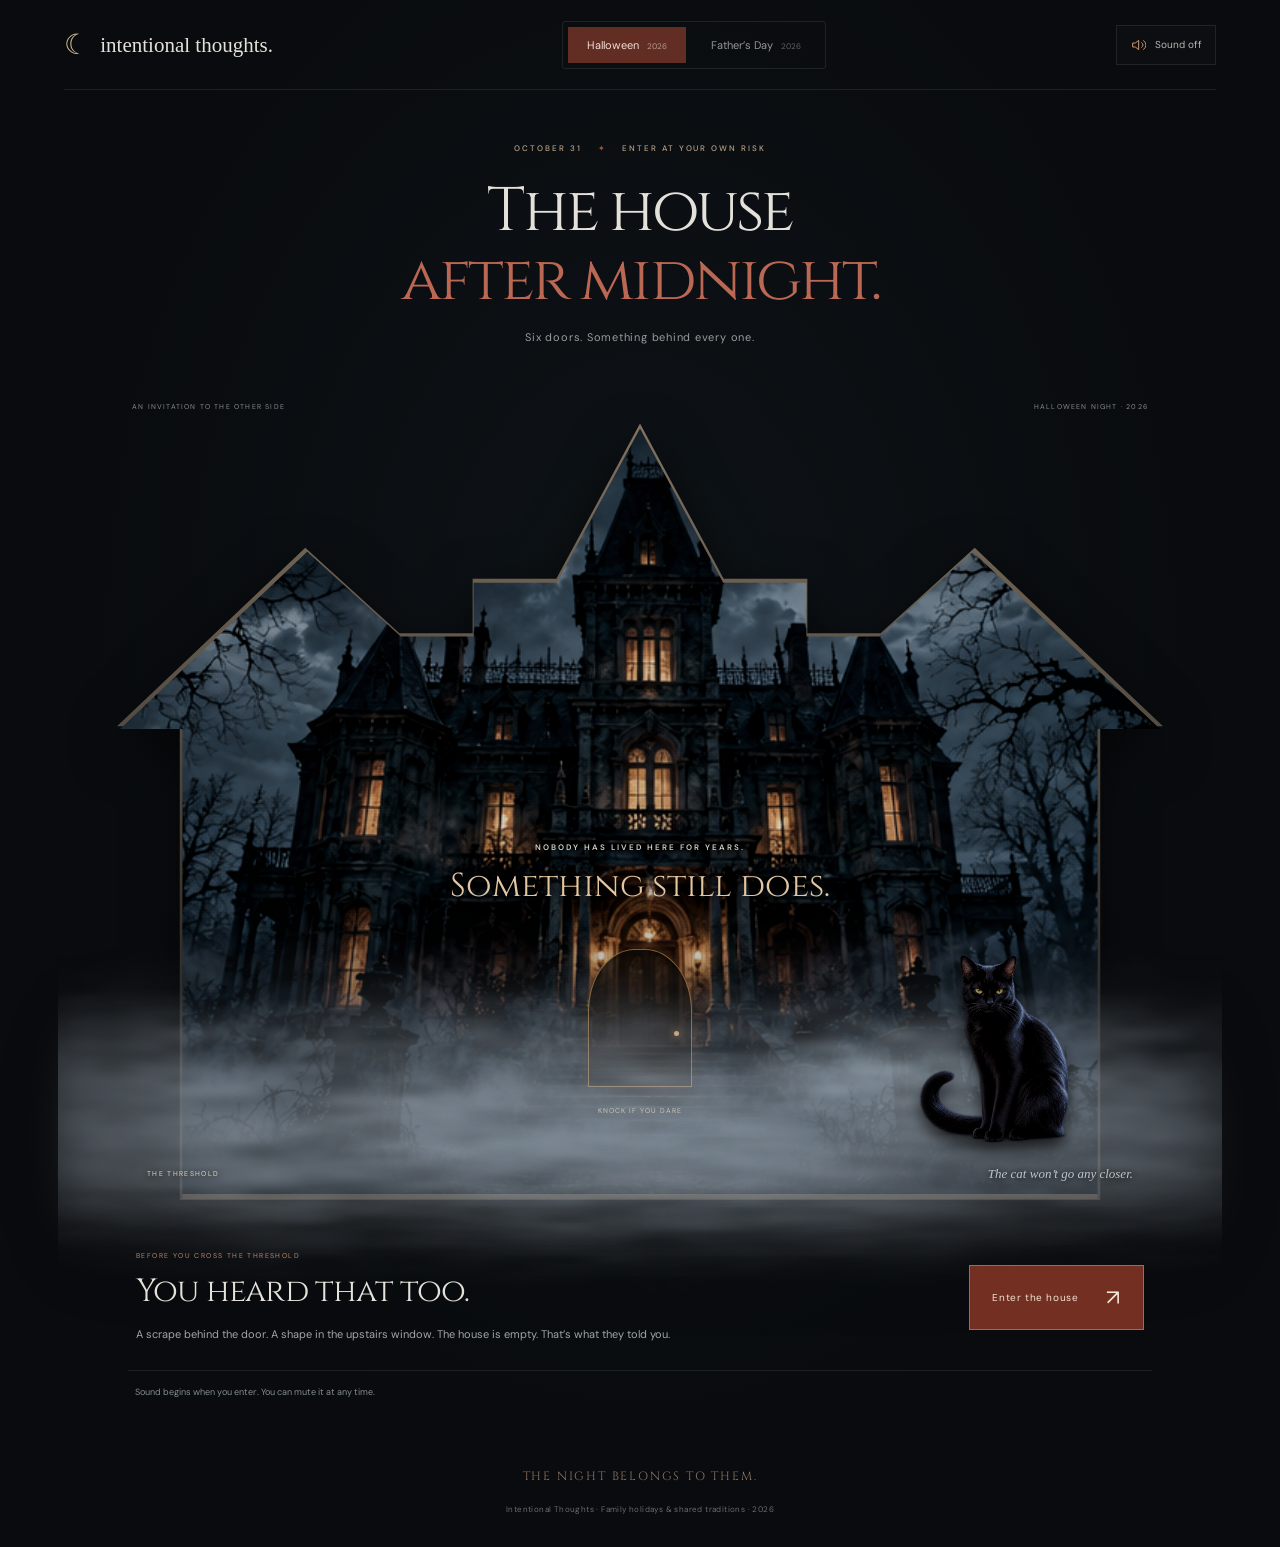
<file: index.html>
<!doctype html>
<html lang="en">
<head>
  <meta charset="utf-8">
  <meta name="viewport" content="width=device-width,initial-scale=1">
  <meta name="theme-color" content="#090b0e">
  <meta name="description" content="Enter a haunted Halloween pop-up book. Witches, restless bones, ghosts, werewolves, and something waiting in the fog.">
  <title>The House After Midnight · Halloween</title>
  <link rel="icon" href="data:image/svg+xml,%3Csvg xmlns='http://www.w3.org/2000/svg' viewBox='0 0 80 80'%3E%3Crect width='80' height='80' fill='%23090b0e'/%3E%3Cpath d='m9 38 31-28 31 28v32H9Z' fill='%23a5513a'/%3E%3Cpath d='M34 48h12v22H34' fill='%23090b0e'/%3E%3C/svg%3E">
  <link rel="preconnect" href="https://fonts.googleapis.com"><link rel="preconnect" href="https://fonts.gstatic.com" crossorigin>
  <link href="https://fonts.googleapis.com/css2?family=Cinzel:wght@400;500;600;700&family=Creepster&family=DM+Sans:wght@400;500;600&display=swap" rel="stylesheet">
  <link rel="preload" as="image" href="assets/halloween/scenes-a.png">
  <link rel="stylesheet" href="halloween.css"><script src="halloween.js" defer></script>
</head>
<body>
  <header class="site-header">
    <a class="brand" href="#halloween"><span aria-hidden="true">☾</span> intentional thoughts.</a>
    <nav aria-label="Holiday cards" class="occasion-tabs"><a class="occasion active" href="#halloween" aria-current="page">Halloween <small>2026</small></a><a class="occasion" href="#fathers-day">Father’s Day <small>2026</small></a></nav>
    <button class="sound-button" type="button" aria-pressed="false" aria-label="Turn on horror sounds"><svg viewBox="0 0 24 24" aria-hidden="true"><path d="M4 9h4l5-4v14l-5-4H4Zm13-1q5 4 0 8M20 5q8 7 0 14"/></svg><span class="sound-label">Sound off</span></button>
  </header>
  <main id="halloween-view">
    <section class="intro"><p class="eyebrow">OCTOBER 31 <span>✦</span> ENTER AT YOUR OWN RISK</p><h1>The house<br><em>after midnight.</em></h1><p class="intro-copy">Six doors. Something behind every one.</p></section>
    <section class="experience" aria-label="Haunted Halloween pop-up book">
      <div class="book-meta"><span class="meta-left">AN INVITATION TO THE OTHER SIDE</span><span>HALLOWEEN NIGHT · 2026</span></div>
      <div class="book mode-cover" id="haunted-book" data-page="cover">
        <div class="house-shadow" aria-hidden="true"></div>
        <div class="scene-frame">
          <div id="scene" class="scene"></div>
          <div class="scene-vignette" aria-hidden="true"></div>
          <div class="book-crease" aria-hidden="true"></div>
          <div class="light-flicker" aria-hidden="true"></div>
          <div class="cover-copy"><p>NOBODY HAS LIVED HERE FOR YEARS.</p><span>Something still does.</span></div>
          <button class="door-control" id="door-control" type="button" aria-label="Open the haunted house door"><span class="door-knob" aria-hidden="true"></span><span class="door-label">KNOCK IF YOU DARE</span></button>
          <button class="object-hotspot" id="object-hotspot" type="button" hidden><span class="object-mark" aria-hidden="true">+</span><span class="object-label"></span></button>
          <div class="secret-reveal" id="secret-reveal" aria-hidden="true"></div>
          <div class="final-greeting" hidden><span>Happy</span><strong>Halloween</strong><p>DON’T LET THE DARK FOLLOW YOU HOME.</p></div>
          <div class="paper-turn" aria-hidden="true"></div>
        </div>
        <canvas id="fog-canvas" aria-hidden="true"></canvas>
        <div class="fog-fallback" aria-hidden="true"></div>
        <button type="button" class="cat-control" aria-label="Watch the black cat"><img src="assets/halloween/black-cat.png" alt="A realistic black cat watching you with yellow-green eyes" width="1024" height="1536"><span class="cat-caption">It sees what you don’t.</span></button>
        <div class="scene-caption"><span class="room-number">THE THRESHOLD</span><span class="scene-instruction">The cat won’t go any closer.</span></div>
      </div>
      <div class="story-panel">
        <div class="story-copy"><p class="chapter-label" id="chapter-label">BEFORE YOU CROSS THE THRESHOLD</p><h2 id="chapter-title">You heard that too.</h2><p id="chapter-copy">A scrape behind the door. A shape in the upstairs window. The house is empty. That’s what they told you.</p></div>
        <button type="button" class="enter-button" id="enter-button">Enter the house <span aria-hidden="true">↗</span></button>
        <div class="book-navigation" hidden><button id="previous" class="nav-arrow" type="button" aria-label="Previous page">←</button><div class="page-dots" aria-label="Book chapters"></div><button id="next" class="nav-arrow" type="button" aria-label="Next page">→</button></div>
      </div>
      <div class="under-book"><p class="discovery-hint">Touch the marked objects. Some things are better left alone.</p><button type="button" class="restart" hidden>Leave the house ↗</button></div>
    </section>
    <footer><p>THE NIGHT BELONGS TO THEM.</p><span>Intentional Thoughts · Family holidays & shared traditions · 2026</span></footer>
  </main>
  <main id="fathers-day-view" hidden><div class="archive-heading"><p class="eyebrow">FROM THE FAMILY ARCHIVE</p><h1>Father’s Day, 2026</h1><p>The original card, preserved.</p><a href="fathers-day.html" target="_blank" rel="noopener">Open the original card in its own tab ↗</a></div><iframe id="fathers-day-frame" data-src="fathers-day.html" title="Preserved original Father’s Day card" allow="autoplay; encrypted-media; fullscreen"></iframe></main>
  <div id="discovery-toast" class="discovery-toast" role="status"></div><p id="page-announcement" class="sr-only" aria-live="polite"></p>
  <noscript><p class="no-script">Enable JavaScript to enter the house. <a href="fathers-day.html">Open the preserved Father’s Day card.</a></p></noscript>
</body>
</html>
</file>
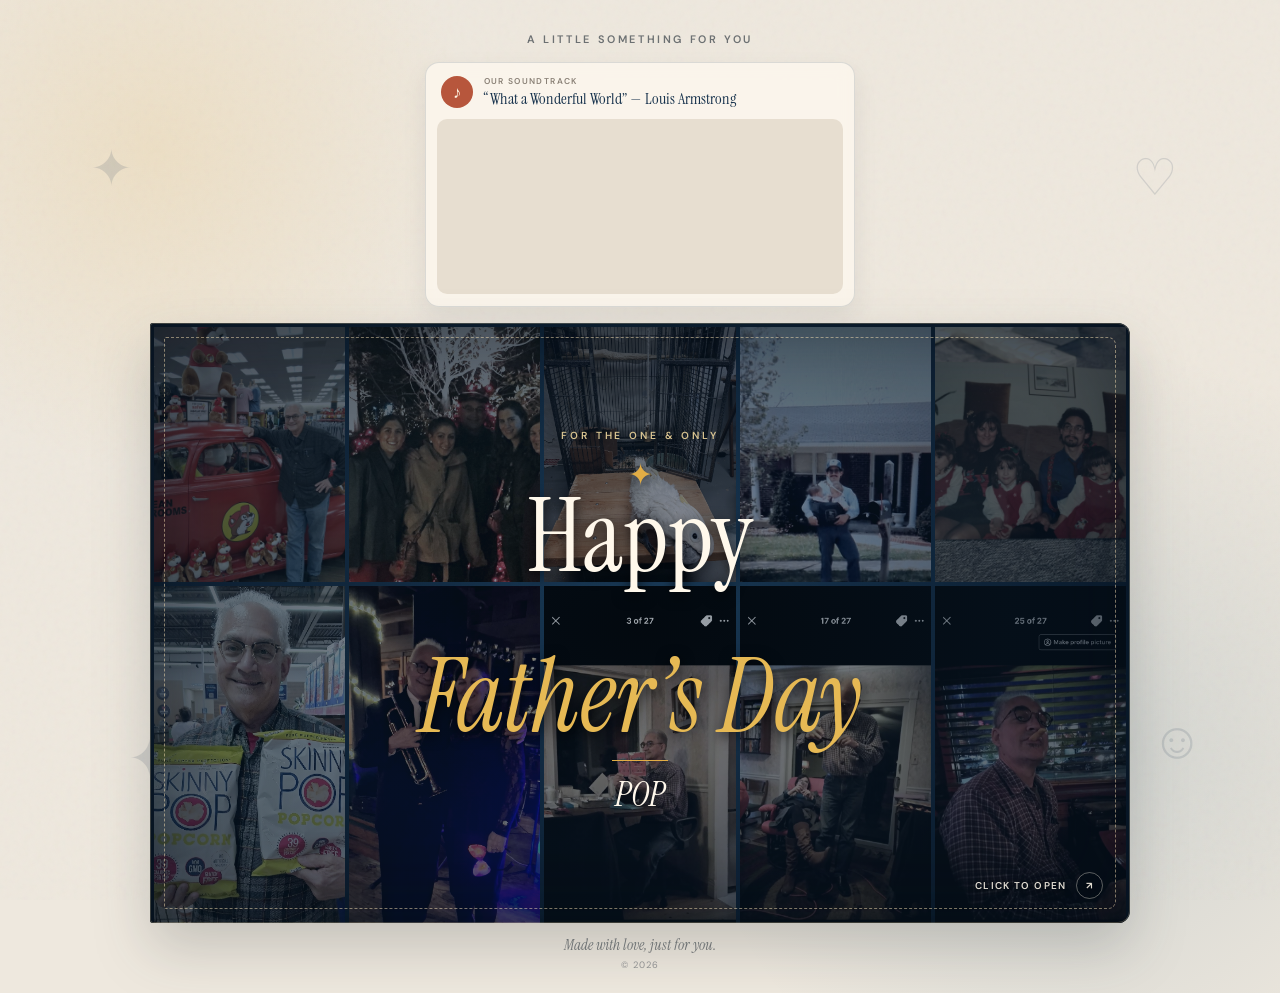
<file: fathers-day.html>
<!DOCTYPE html>
<html lang="en">
<head>
    <meta charset="UTF-8">
    <meta name="viewport" content="width=device-width, initial-scale=1.0">
    <meta name="theme-color" content="#f1e9dc">
    <title>Happy Father’s Day, Pop</title>
    <meta name="description" content="A little Father’s Day card made with a lot of love.">
    <link rel="icon" type="image/svg+xml" href="data:image/svg+xml,<svg xmlns='http://www.w3.org/2000/svg' viewBox='0 0 100 100'><text y='.9em' font-size='90'>🎺</text></svg>">
    <link rel="preconnect" href="https://fonts.googleapis.com">
    <link rel="preconnect" href="https://fonts.gstatic.com" crossorigin>
    <link href="https://fonts.googleapis.com/css2?family=DM+Sans:wght@400;500;600&family=Instrument+Serif:ital@0;1&display=swap" rel="stylesheet">
    <link rel="stylesheet" href="styles.css">
</head>
<body>
    <main class="page-shell">
        <div class="floating-doodles" aria-hidden="true"><span>✦</span><span>♡</span><span>✦</span><span>☺</span></div>
        <p class="eyebrow">A little something for you</p>
        <section class="song-card is-playing" aria-label="Card soundtrack">
            <div class="song-label"><span aria-hidden="true">♪</span><p><small>Our soundtrack</small>“What a Wonderful World” — Louis Armstrong</p></div>
            <iframe class="song-player"
                src="https://embed.music.apple.com/us/song/what-a-wonderful-world/1507257533"
                data-src="https://embed.music.apple.com/us/song/what-a-wonderful-world/1507257533"
                width="100%"
                height="175"
                frameborder="0"
                allowfullscreen=""
                allow="autoplay *; encrypted-media *; fullscreen *; clipboard-write"
                title="What a Wonderful World by Louis Armstrong">
            </iframe>
        </section>

        <section class="card-stage" aria-label="Father’s Day card">
            <div class="card" id="card">
                <div class="popcorn-burst" aria-hidden="true"></div>
                <div class="card-inside">
                    <section class="book-page page-popcorn is-current" data-page="0" aria-label="Page one">
                        <div class="page-illustration popcorn-scene" aria-hidden="true">
                            <span class="popcorn-piece piece-one"></span>
                            <span class="popcorn-piece piece-two"></span>
                            <span class="popcorn-piece piece-three"></span>
                            <span class="popcorn-piece piece-four"></span>
                            <div class="popcorn-tub">
                                <span class="tub-stripe"></span><span class="tub-stripe"></span><span class="tub-stripe"></span>
                                <i class="face-eye eye-left"></i><i class="face-eye eye-right"></i><i class="face-smile"></i>
                            </div>
                            <span class="cartoon-arm arm-left"></span><span class="cartoon-arm arm-right"></span>
                            <span class="cartoon-leg leg-left"></span><span class="cartoon-leg leg-right"></span>
                        </div>
                        <div class="page-copy">
                            <p class="page-number">01</p>
                            <p class="chapter"></p>
                            <h2>You are the<br><em>best Pop.</em></h2>
                            <p>Seriously. No one else even comes close.</p>
                            <button class="page-next" type="button" data-next="1">Turn the page <span aria-hidden="true">→</span></button>
                        </div>
                    </section>

                    <section class="book-page page-classic" data-page="2" aria-label="Page three" hidden>
                        <div class="page-copy classic-copy">
                            <p class="page-number">03</p>
                            <p class="chapter"></p>
                            <h2>Because you are<br><em>a classic.</em></h2>
                            <p>Timeless, one of a kind, and somehow getting better with every mile.</p>
                            <div class="page-actions">
                                <button class="page-back" type="button" data-back="1"><span aria-hidden="true">←</span> Back</button>
                                <button class="page-next" type="button" data-next="3">Keep going <span aria-hidden="true">→</span></button>
                            </div>
                        </div>
                        <div class="page-illustration car-scene" aria-hidden="true">
                            <svg viewBox="0 0 520 300" role="img">
                                <ellipse class="car-shadow" cx="267" cy="254" rx="224" ry="19"/>
                                <path class="car-main-body" d="M55 187c5-31 23-54 53-67 26-11 69-17 130-18h172c35 0 58 12 70 35l13 50-25 43H73c-19-10-25-24-18-43Z"/>
                                <path class="car-cabin" d="M132 113 174 58c9-12 21-18 36-18h82c17 0 30 7 39 21l28 42-227 10Z"/>
                                <path class="car-roof" d="M164 61c11-18 26-27 47-28h82c21 0 38 10 50 31"/>
                                <path class="car-window" d="m158 99 31-40c5-6 11-9 19-9h30v52l-80-3Zm94 3V50h35c13 0 23 5 30 16l23 35-88 1Z"/>
                                <path class="long-hood" d="M343 103h113l22 23-141 8 6-31Z"/>
                                <path class="rear-fender" d="M65 205c6-54 33-82 81-82 46 0 75 29 81 87l-26 1c-8-34-26-51-55-51-31 0-49 19-55 57l-26-12Z"/>
                                <path class="front-fender" d="M338 205c8-53 32-80 72-80 45 0 70 28 76 84l-25 7c-8-37-25-56-51-56-29 0-45 18-50 55l-22-10Z"/>
                                <path class="running-board" d="M193 207h178l-10 22H185l8-22Z"/>
                                <path class="door-line" d="M245 112v83m8-72h59m-10 20h12"/>
                                <path class="hood-lines" d="M350 116h101m-98 10h103m-100 10h103m-99 10h102"/>
                                <path class="chrome-spear" d="M91 179c90 13 218 11 367-8"/>
                                <circle class="tire" cx="146" cy="215" r="46"/><circle class="whitewall" cx="146" cy="215" r="33"/><circle class="hub" cx="146" cy="215" r="17"/>
                                <circle class="tire" cx="410" cy="215" r="46"/><circle class="whitewall" cx="410" cy="215" r="33"/><circle class="hub" cx="410" cy="215" r="17"/>
                                <path class="tall-grille" d="M468 119c25 7 31 31 25 73l-29 8-4-63 8-18Z"/>
                                <path class="grille-lines" d="m470 129 16 1m-18 10 20 1m-20 10 21 1m-20 10 20 1m-19 10 18 1m-17 10 14 1"/>
                                <circle class="headlight" cx="452" cy="139" r="17"/>
                                <path class="headlight-stem" d="m451 153-5 19"/>
                                <path class="bumper" d="M451 212h58M43 216h51"/>
                            </svg>
                            <span class="road-line"></span>
                        </div>
                    </section>

                    <section class="book-page page-fixit" data-page="3" aria-label="Page four" hidden>
                        <div class="page-illustration fixit-scene" aria-hidden="true">
                            <div class="pegboard"></div>
                            <svg class="toolbox-cartoon" viewBox="0 0 420 360">
                                <path class="toolbox-handle" d="M137 137V91c0-24 15-38 39-38h68c24 0 39 14 39 38v46"/>
                                <path class="toolbox-lid" d="M62 137h296v65H62z"/>
                                <path class="toolbox-body" d="M77 197h266l-19 111H96L77 197Z"/>
                                <path class="toolbox-line" d="M91 228h239"/>
                                <circle class="tool-eye" cx="176" cy="248" r="8"/><circle class="tool-eye" cx="244" cy="248" r="8"/>
                                <path class="tool-smile" d="M184 270c17 18 38 18 54 0"/>
                                <path class="wrench" d="M284 33c-19 4-31 22-27 41l-97 96c-9-2-19 0-26 7l-60 60c-11 11-11 29 0 40s29 11 40 0l60-60c7-7 9-17 7-26l97-97c19 4 37-8 41-27l-26 13-20-20 11-27Z"/>
                                <circle class="screw" cx="94" cy="257" r="9"/>
                            </svg>
                            <span class="spark spark-one">✦</span><span class="spark spark-two">✦</span>
                        </div>
                        <div class="page-copy fixit-copy">
                            <p class="page-number">04</p>
                            <p class="chapter"></p>
                            <h2>Because you’re the original<br><em>Mr. Fix-It.</em></h2>
                            <p>Some people call a repairman.<br><strong>We call Pop.</strong></p>
                            <div class="page-actions">
                                <button class="page-back" type="button" data-back="2"><span aria-hidden="true">←</span> Back</button>
                                <button class="page-next" type="button" data-next="4">Keep Going <span aria-hidden="true">→</span></button>
                            </div>
                        </div>
                    </section>

                    <section class="book-page page-papa" data-page="5" aria-label="Page six" hidden>
                        <div class="page-illustration papa-scene">
                            <div class="papa-photo-frame">
                                <img src="assets/pop-and-grandbaby.jpeg" alt="Pop holding his new grandbaby and smiling lovingly">
                                <p aria-hidden="true">Love at first sight ♡</p>
                            </div>
                            <span class="papa-heart heart-one" aria-hidden="true">♡</span>
                            <span class="papa-heart heart-two" aria-hidden="true">♡</span>
                        </div>
                        <div class="page-copy papa-copy">
                            <p class="page-number">06</p>
                            <p class="chapter"></p>
                            <h2>The best Pop is now<br><em>the sweetest Papa.</em></h2>
                            <p>One tiny new biggest fan gets to discover<br><strong>what we’ve known all along.</strong></p>
                            <div class="page-actions">
                                <button class="page-back" type="button" data-back="4"><span aria-hidden="true">←</span> Back</button>
                                <button class="page-next" type="button" data-next="6">From my heart… <span aria-hidden="true">→</span></button>
                            </div>
                        </div>
                    </section>

                    <section class="book-page page-hero" data-page="4" aria-label="Page five" hidden>
                        <div class="page-copy hero-copy">
                            <p class="page-number">05</p>
                            <p class="chapter"></p>
                            <h2>Because you are<br><em>our family’s superhero.</em></h2>
                            <p>No mask or cape required.<br><strong>You’re the hero we can always count on.</strong></p>
                            <div class="page-actions">
                                <button class="page-back" type="button" data-back="3"><span aria-hidden="true">←</span> Back</button>
                                <button class="page-next" type="button" data-next="5">KEEP GOING <span aria-hidden="true">→</span></button>
                            </div>
                        </div>
                        <div class="page-illustration hero-scene" aria-hidden="true">
                            <span class="hero-rays"></span>
                            <div class="hero-cape"></div>
                            <div class="hero-emblem"><span>P</span></div>
                            <span class="hero-star star-one">✦</span><span class="hero-star star-two">✦</span><span class="hero-star star-three">✦</span>
                        </div>
                    </section>

                    <section class="book-page page-nutrition" data-page="1" aria-label="Page two" hidden>
                        <div class="page-illustration nutrition-scene">
                            <div class="nutrition-label" aria-label="Pop nutrition facts">
                                <p class="label-pop">POP</p>
                                <p class="label-title">Nutrition Facts</p>
                                <div class="label-serving"><span>Serving size</span><strong>1 Amazing Man*</strong></div>
                                <div class="label-thick"></div>
                                <p class="amount">Amount per serving</p>
                                <p class="family">1 Great Family</p>
                                <div class="label-heavy"></div>
                                <p class="daily">% Pop Power</p>
                                <dl class="facts-list">
                                    <div><dt>Unconditional Love</dt><dd>1000%</dd></div>
                                    <div><dt>Unrivaled Skill</dt><dd>500%</dd></div>
                                    <div><dt>Dedication</dt><dd>400%</dd></div>
                                    <div><dt>Determination</dt><dd>300%</dd></div>
                                    <div class="highlight-fact"><dt>Musical Talent</dt><dd>500%</dd></div>
                                    <div class="highlight-fact"><dt>Patience</dt><dd>350%</dd></div>
                                    <div class="highlight-fact"><dt>Ability to Fix Anything</dt><dd>500%</dd></div>
                                    <div><dt>Guidance</dt><dd>200%</dd></div>
                                </dl>
                                <div class="label-thick small-thick"></div>
                                <dl class="facts-list final-facts">
                                    <div><dt>A Legend</dt><dd>100%</dd></div>
                                </dl>
                                <div class="label-thick foot-thick"></div>
                                <p class="label-foot">* A significant source of coaching.</p>
                            </div>
                        </div>
                        <div class="page-copy nutrition-copy">
                            <p class="page-number">02</p>
                            <p class="chapter"></p>
                            <h2>Because you’re made of<br><em>all the good stuff.</em></h2>
                            <p>No artificial ingredients. Just one completely original Pop.</p>
                            <div class="page-actions">
                                <button class="page-back" type="button" data-back="0"><span aria-hidden="true">←</span> Back</button>
                                <button class="page-next" type="button" data-next="2">Keep going <span aria-hidden="true">→</span></button>
                            </div>
                        </div>
                    </section>

                    <section class="book-page page-letter" data-page="6" aria-label="Final page" hidden>
                        <div class="letter-seal" aria-hidden="true"><span>♡</span></div>
                        <div class="message">
                            <p class="salutation">Dear Pop,</p>
                            <h2>Thanks for making<br>the good days <em>better.</em></h2>
                            <p>For every laugh, every lesson, every time you showed up, and all the little things I probably didn’t notice enough at the time—thank you.</p>
                            <p>I’m so lucky to be your daughter, and even luckier to call you my Pop.</p>
                            <p class="love">Love you always,</p>
                            <p class="signature">Katie</p>
                            <div class="voice-message">
                                <audio class="voice-audio" preload="metadata">
                                    <source src="assets/message-from-katie.m4a" type="audio/mp4">
                                </audio>
                                <button class="voice-play" type="button" aria-label="Play Katie’s voice message">
                                    <span class="voice-icon" aria-hidden="true">▶</span>
                                    <span><small>A message from Katie</small><strong class="voice-status">Tap to listen</strong></span>
                                </button>
                                <span class="voice-track" aria-hidden="true"><i></i></span>
                            </div>
                            <div class="page-actions letter-actions">
                                <button class="page-back final-back" type="button" data-back="5"><span aria-hidden="true">←</span> Previous page</button>
                            </div>
                        </div>
                    </section>
                </div>

                <button class="card-cover" type="button" aria-expanded="false" aria-label="Open Father’s Day card">
                    <span class="cover-collage" aria-hidden="true">
                        <img src="assets/cover-01.jpeg" alt="">
                        <img src="assets/cover-02.jpeg" alt="">
                        <img src="assets/cover-03.jpeg" alt="">
                        <img src="assets/cover-04.jpeg" alt="">
                        <img src="assets/cover-05.jpeg" alt="">
                        <img src="assets/cover-06.jpeg" alt="">
                        <img src="assets/cover-07.jpeg" alt="">
                        <img src="assets/cover-08.png" alt="">
                        <img src="assets/cover-09.png" alt="">
                        <img src="assets/cover-10.png" alt="">
                    </span>
                    <span class="stitching" aria-hidden="true"></span>
                    <span class="cover-art">
                        <span class="small-type">For the one &amp; only</span>
                        <span class="star" aria-hidden="true">✦</span>
                        <span class="title">Happy<br><br><em>Father’s Day</em></span>
                        <span class="rule" aria-hidden="true"></span>
                        <span class="dad">POP</span>
                    </span>
                    <span class="open-prompt">Click to open <b aria-hidden="true">↗</b></span>
                </button>
            </div>
        </section>

        <div class="card-controls" hidden>
            <button class="close-card" type="button">Close card</button>
        </div>
        <p class="footer-note">Made with love, just for you.</p>
        <p class="copyright">© 2026</p>
        <p class="sr-only" id="announcement" aria-live="polite"></p>
    </main>
    <script src="script.js"></script>
</body>
</html>
</file>
<file: halloween.css>
:root{color-scheme:dark;--bg:#090b0e;--ink:#e4e1da;--muted:#a1a3a5;--blood:#ad4e39;--ember:#d59b6b;--line:#c5cdd01c;font-family:'DM Sans',sans-serif}*{box-sizing:border-box}html{scroll-behavior:smooth}body{margin:0;min-width:320px;color:var(--ink);background:radial-gradient(ellipse at 50% 42%,#1a283047,transparent 65%),var(--bg)}[hidden]{display:none!important}a{color:inherit}button{font:inherit;cursor:pointer}button,a{touch-action:manipulation;-webkit-tap-highlight-color:transparent}a:focus-visible,button:focus-visible{outline:2px solid #e2ae76;outline-offset:5px}.site-header{height:90px;margin:0 5%;display:flex;align-items:center;justify-content:space-between;gap:24px;border-bottom:1px solid var(--line)}.brand{font-family:Georgia,serif;font-size:21px;text-decoration:none;white-space:nowrap}.brand>span{display:inline-block;color:#c7b692;margin-right:6px;font-size:28px;vertical-align:-2px}.occasion-tabs{display:flex;gap:6px;padding:5px;border:1px solid var(--line);border-radius:3px}.occasion{padding:11px 19px;text-decoration:none;font-size:11px;white-space:nowrap;color:#93979a}.occasion small{font-size:8px;opacity:.6;margin-left:5px}.occasion.active{background:#622e24;color:#f1dfd5}.occasion:hover{color:white}.sound-button{display:flex;align-items:center;gap:9px;background:#ffffff03;border:1px solid var(--line);padding:11px 13px;color:#b7b6b1;font-size:10px}.sound-button svg{width:16px;height:16px;stroke:#ca9874;stroke-width:1.5;fill:none}.sound-button[aria-pressed=true]{border-color:#b3774c;color:#f0c394}.intro{padding:45px 20px 17px;text-align:center}.eyebrow{font-size:8px;font-weight:500;letter-spacing:.24em;color:#b9a18b}.eyebrow span{color:var(--blood);padding:0 12px}.intro h1{font:400 clamp(38px,4.8vw,69px)/1.12 'Cinzel',Georgia,serif;letter-spacing:-.045em;margin:25px 0 14px}.intro h1 em{font-style:normal;color:#ba6753}.intro-copy{font-size:11px;letter-spacing:.07em;color:#979c9e}.experience{width:min(1040px,90%);margin:30px auto 0}.book-meta{display:flex;align-items:center;justify-content:space-between;font-size:7px;letter-spacing:.17em;color:#878b8e;padding:0 12px 18px;gap:15px}.book{position:relative;isolation:isolate;aspect-ratio:1.5;filter:drop-shadow(0 18px 26px #000a);transition:aspect-ratio .5s}.scene-frame{position:absolute;inset:0;overflow:hidden;background:#10161c;clip-path:polygon(0 2%,49.5% 0,50.5% 0,100% 2%,100% 98%,51% 100%,49% 100%,0 98%);border-bottom:5px solid #3f3931;box-shadow:inset 0 0 0 2px #9284703d}.mode-cover{aspect-ratio:1.35}.mode-cover .scene-frame,.mode-cover .house-shadow{clip-path:polygon(0 39%,18% 16%,27% 27%,34% 27%,34% 20%,42% 20%,50% 0,58% 20%,66% 20%,66% 27%,73% 27%,82% 16%,100% 39%,94% 39%,94% 100%,6% 100%,6% 39%)}.house-shadow{display:none;position:absolute;inset:-3px;background:linear-gradient(#827360,#2a2725 75%);transform:translateY(-2px)}.mode-cover .house-shadow{display:block}.scene{position:absolute;inset:0;background:#17222b;transform-origin:50% 100%}.scene svg{width:100%;height:100%;display:block}.scene-image{filter:brightness(.86) contrast(1.08) saturate(.74)}.mode-cover .scene-image{filter:brightness(.85) contrast(1.08) saturate(.7)}.scene-vignette{position:absolute;inset:0;background:linear-gradient(0deg,#05090fbd,transparent 38%),radial-gradient(ellipse at center,transparent 28%,#02060a55 100%);pointer-events:none}.book-crease{position:absolute;left:50%;top:0;bottom:0;width:2px;background:linear-gradient(transparent,#0004,#0008);box-shadow:6px 0 20px #0004;pointer-events:none}.mode-cover .book-crease{display:none}.cover-copy{position:absolute;top:54%;left:0;right:0;text-align:center;pointer-events:none;text-shadow:0 2px 10px #000,0 0 20px #000}.cover-copy p{font-size:8px;font-weight:600;letter-spacing:.25em;margin:0 0 12px;color:#d2d0c3}.cover-copy>span{font:400 clamp(17px,2.8vw,33px) 'Cinzel',serif;color:#e2c5a1}.door-control{position:absolute;left:45%;top:68%;width:10%;height:18%;background:#0e0906b0;border:1px solid #db9e4a90;border-radius:45% 45% 0 0;box-shadow:0 0 25px #b76c3529,inset 0 0 16px #0008;transition:background .3s,box-shadow .3s}.door-control:hover{background:#c28c4845;box-shadow:0 0 30px #d4994a77}.door-knob{position:absolute;right:12%;top:60%;width:5px;height:5px;background:#cf9d64;border-radius:50%;box-shadow:0 0 8px #dea767}.door-label{position:absolute;top:115%;left:50%;transform:translateX(-50%);white-space:nowrap;font-size:7px;letter-spacing:.15em;color:#edc998;text-shadow:0 0 8px #000}.cat-control{position:absolute;z-index:9;width:clamp(85px,16%,175px);height:34%;right:8%;bottom:6%;border:0;background:none;padding:0;filter:drop-shadow(0 10px 8px #000a);transition:filter .3s,transform .3s}.cat-control img{height:100%;width:100%;object-fit:contain;object-position:center bottom;filter:brightness(.78) contrast(1.1);display:block}.cat-control:hover,.cat-control.awake{filter:drop-shadow(0 0 15px #bba76b55);transform:translateY(-3px)}.cat-caption{display:none;position:absolute;bottom:2%;right:0;white-space:nowrap;background:#0c1217dd;padding:7px 10px;font:italic 12px Georgia,serif;color:#e7dcc3}.cat-control:hover .cat-caption,.cat-control:focus-visible .cat-caption{display:block}#fog-canvas{position:absolute;z-index:7;pointer-events:none;left:-6%;width:112%;top:12%;height:100%;opacity:.95}.fog-fallback{position:absolute;pointer-events:none;left:-5%;bottom:-3%;width:110%;height:33%;z-index:6;opacity:.5;background:radial-gradient(ellipse at 20% 65%,#c5d2dc80,transparent 55%),radial-gradient(ellipse at 72% 70%,#bdcbd966,transparent 50%);filter:blur(20px);animation:smoke-drift 18s ease-in-out infinite alternate}.scene-caption{position:absolute;z-index:10;left:27px;right:27px;bottom:17px;display:flex;justify-content:space-between;align-items:center;gap:20px;pointer-events:none;text-shadow:0 1px 6px #000}.room-number{font-size:7px;letter-spacing:.19em;color:#e1d7c4}.scene-instruction{font:italic 13px Georgia,serif;color:#bfc5c8}.object-hotspot{position:absolute;z-index:5;left:45%;top:65%;display:flex;align-items:center;gap:9px;background:#10151ade;border:1px solid #d0ab79aa;color:#f0cda3;box-shadow:0 0 20px #0008;padding:9px 13px;border-radius:2px;font-size:8px;letter-spacing:.13em;text-transform:uppercase;white-space:nowrap}.object-mark{display:grid;place-items:center;border:1px solid #d0ab7980;width:20px;height:20px;font-size:17px;font-weight:400;flex-shrink:0}.object-hotspot:hover{background:#6c3627;box-shadow:0 0 24px #8b3d2d88}.secret-reveal{position:absolute;inset:0;z-index:4;pointer-events:none;opacity:0;transition:opacity .55s;background:radial-gradient(ellipse at var(--reveal-x,50%) var(--reveal-y,50%),#c4e5d244,transparent 65%);mix-blend-mode:screen}.is-discovered .secret-reveal{opacity:1}.is-discovered .scene-image{filter:brightness(1.16) contrast(1.17) saturate(.9)}.is-discovered .scene{animation:unwelcome-presence 1s ease both}.is-discovered[data-page="0"] .secret-reveal{background:radial-gradient(ellipse at 55% 80%,#7eff5a6b,transparent 65%)}.is-discovered[data-page="1"] .secret-reveal{background:radial-gradient(ellipse at 50% 45%,#e6cc9955,transparent 55%)}.is-discovered[data-page="2"] .secret-reveal{background:radial-gradient(ellipse at 55% 45%,#ff52157d,transparent 65%)}.is-discovered[data-page="3"] .secret-reveal{background:radial-gradient(ellipse at 45% 35%,#e1f0ff88,transparent 60%)}.is-discovered[data-page="4"] .secret-reveal{background:radial-gradient(ellipse at 50% 40%,#c6372b66,transparent 65%)}.apparition{position:absolute;top:6%;left:25%;width:50%;height:75%;opacity:0;transform:scale(.72);filter:blur(8px) brightness(1.3);transition:opacity .8s,transform 1.5s,filter 1.3s;mix-blend-mode:screen}.apparition svg{width:100%;height:100%}.is-discovered .apparition{opacity:.65;transform:scale(1.1);filter:blur(1px) brightness(1.1)}.reveal-eyes{position:absolute;top:28%;left:37%;width:26%;height:3%;opacity:0;transition:opacity .5s;filter:drop-shadow(0 0 15px #ff622b)}.reveal-eyes::before,.reveal-eyes::after{content:'';position:absolute;top:0;width:15%;height:45%;border-radius:80% 20%;background:#f7b55f;box-shadow:0 0 20px 5px #d54a2b}.reveal-eyes::before{left:16%;transform:rotate(14deg)}.reveal-eyes::after{right:16%;transform:rotate(-14deg)}.is-discovered .reveal-eyes{opacity:.8}.claw-marks{position:absolute;inset:0;opacity:0;transition:opacity .2s;filter:drop-shadow(0 0 5px #913520)}.claw-marks::before{content:'';position:absolute;top:12%;right:25%;width:38%;height:68%;background:repeating-linear-gradient(115deg,transparent 0 18%,#110504ed 19% 20%,#a1533f99 20.1% 20.4%,transparent 21% 32%);clip-path:polygon(14% 0,95% 0,83% 100%,0 100%)}.is-discovered .claw-marks{opacity:.8}.final-greeting{position:absolute;z-index:6;top:12%;left:8%;width:84%;text-align:center;color:#d3ff99;pointer-events:none;filter:drop-shadow(0 0 15px #8ddf5c66)}.final-greeting>span{display:block;font:400 clamp(40px,6vw,78px)/1 'Creepster',cursive;letter-spacing:.04em;text-shadow:0 0 8px #9fff7680,0 0 35px #83c657}.final-greeting strong{display:block;font:400 clamp(60px,10vw,130px)/1.03 'Creepster',cursive;text-shadow:0 0 10px #9fff76a0,0 0 45px #83c65788;animation:neon-failure 13s linear infinite}.final-greeting p{font-size:8px;letter-spacing:.26em;color:#d8e2ce;text-shadow:0 0 8px #000;margin:17px 0}.story-panel{position:relative;z-index:11;margin:28px 8px 0;padding:24px 8px 25px;display:flex;justify-content:space-between;gap:30px;align-items:center;border-bottom:1px solid var(--line)}.story-copy{max-width:620px}.chapter-label{font-size:7px;letter-spacing:.2em;color:#bc856a;margin:0 0 12px}.story-copy h2{font:400 clamp(23px,2.5vw,34px)/1.25 'Cinzel',Georgia,serif;margin:0 0 12px;letter-spacing:-.025em}#chapter-copy{font-size:11px;line-height:1.9;color:#9fa6aa;margin:0;max-width:570px}.enter-button{flex-shrink:0;border:1px solid #ab6846;background:#722f22;color:#f3e5d6;font-size:10px;letter-spacing:.06em;padding:17px 22px;display:flex;gap:28px;align-items:center;transition:background .3s}.enter-button span{font-size:22px}.enter-button:hover{background:#9b432d}.book-navigation{display:flex;align-items:center;gap:18px;flex-shrink:0}.nav-arrow{height:38px;width:38px;border:1px solid #8d8e873d;background:#ffffff04;color:#d6b68c;font-size:21px}.nav-arrow:hover{background:#732f25}.nav-arrow:disabled{opacity:.25;cursor:default}.page-dots{display:flex;gap:13px}.page-dot{position:relative;width:6px;height:6px;padding:0;border:1px solid #8b8d8b;background:none;transform:rotate(45deg)}.page-dot::before{content:'';position:absolute;inset:-10px}.page-dot[aria-current=step]{background:#d1a980;border-color:#d1a980;box-shadow:0 0 10px #d1a98077}.under-book{display:flex;justify-content:space-between;align-items:center;padding:4px 15px;gap:20px}.discovery-hint{font-size:9px;color:#858e94;line-height:1.8}.restart{background:none;border:0;border-bottom:1px solid #9d9c8944;color:#b4a18e;font-size:9px;white-space:nowrap;padding:4px 0}footer{text-align:center;padding:43px 20px 30px}footer p{font:400 12px 'Cinzel',serif;letter-spacing:.15em;color:#8e7664}footer>span{font-size:8px;letter-spacing:.05em;color:#676e73}.discovery-toast{position:fixed;left:50%;bottom:24px;z-index:40;transform:translate(-50%,20px);opacity:0;pointer-events:none;max-width:calc(100% - 30px);width:max-content;padding:16px 24px;border:1px solid #7e5748;background:#0c1118ed;box-shadow:0 8px 40px #000a;color:#ddd3c7;font:400 14px/1.6 'Cinzel',Georgia,serif;text-align:center;transition:opacity .25s,transform .25s}.discovery-toast.visible{transform:translate(-50%,0);opacity:1}.light-flicker{position:absolute;inset:0;z-index:4;pointer-events:none;background:#000;opacity:0;animation:lights-out 21s linear infinite}.paper-turn{position:absolute;inset:0;z-index:13;background:linear-gradient(100deg,transparent,#a8b1af44 46%,#000 50%,transparent 85%);opacity:0;pointer-events:none}.turning .paper-turn{animation:turn-leaf .75s ease}.turning .scene{animation:rise-from-page .9s cubic-bezier(.2,.75,.25,1) both}.archive-heading{text-align:center;padding:40px 20px}.archive-heading h1{font:400 clamp(27px,4vw,50px) 'Cinzel',serif}.archive-heading>p:not(.eyebrow){font-size:12px;color:#a0a7aa}.archive-heading a{font-size:11px;color:#d9b588;text-underline-offset:5px}#fathers-day-frame{width:100%;height:max(1000px,140vh);display:block;border:0;background:#eee8de}.sr-only{position:absolute;width:1px;height:1px;padding:0;margin:-1px;overflow:hidden;clip:rect(0,0,0,0);white-space:nowrap;border:0}.no-script{text-align:center;padding:30px}
@keyframes smoke-drift{from{transform:translateX(-3%) scaleX(1)}to{transform:translateX(5%) scaleX(1.1)}}@keyframes rise-from-page{from{opacity:.15;transform:translateY(35px) scale(.92)}to{opacity:1;transform:translateY(0) scale(1)}}@keyframes turn-leaf{0%{opacity:0;transform:translateX(90%)}40%{opacity:.9}100%{opacity:0;transform:translateX(-100%)}}@keyframes lights-out{0%,60%,62%,100%{opacity:0}60.6%{opacity:.38}61.1%{opacity:.08}61.5%{opacity:.25}}@keyframes neon-failure{0%,47%,48.5%,100%{opacity:1}47.6%{opacity:.4}48%{opacity:.75}}@keyframes unwelcome-presence{0%{transform:scale(1)}35%{transform:scale(1.07)}100%{transform:scale(1.035)}}
@media(min-width:1550px){.experience{width:min(1120px,86%)}.intro{padding-top:55px}}
@media(max-width:760px){.site-header{height:auto;min-height:110px;flex-wrap:wrap;padding:16px 0;gap:14px}.brand{font-size:19px}.brand>span{font-size:23px}.occasion-tabs{order:3;width:100%;justify-content:center;border:0;padding:0}.occasion{padding:10px 20px}.sound-button{padding:9px 10px;font-size:9px}.sound-button svg{width:14px;height:14px}.intro{padding:25px 15px 13px}.intro h1{font-size:40px;line-height:1.15;margin:24px 0 17px}.eyebrow{font-size:6px;letter-spacing:.19em}.eyebrow span{padding:0 5px}.intro-copy{font-size:10px}.experience{width:94%;margin-top:22px}.book-meta{font-size:5px;letter-spacing:.09em;padding:0 5px 13px}.book{aspect-ratio:.82}.mode-cover{aspect-ratio:.84}.mode-cover .scene-frame,.mode-cover .house-shadow{clip-path:polygon(0 30%,17% 13%,27% 23%,36% 23%,36% 17%,42% 17%,50% 0,58% 17%,64% 17%,64% 23%,73% 23%,83% 13%,100% 30%,94% 30%,94% 100%,6% 100%,6% 30%)}.scene-caption{left:12px;right:12px;bottom:13px;gap:10px}.room-number{font-size:6px;letter-spacing:.12em}.scene-instruction{font-size:10px;max-width:65%;text-align:right;line-height:1.5}.cover-copy{top:52%}.cover-copy p{font-size:5px;letter-spacing:.15em;margin-bottom:8px}.cover-copy>span{font-size:18px}.door-control{left:41%;width:18%;top:67%;height:17%}.door-label{font-size:5px;letter-spacing:.1em}.cat-control{width:25%;height:27%;right:8%;bottom:7%}.cat-caption{font-size:10px;right:-10px}.object-hotspot{left:39%;top:70%;padding:7px 8px;font-size:6px;gap:5px;letter-spacing:.07em;max-width:65%}.object-mark{width:16px;height:16px;font-size:14px}.final-greeting{top:16%;left:3%;width:94%}.final-greeting>span{font-size:46px}.final-greeting strong{font-size:clamp(52px,15vw,76px)}.final-greeting p{font-size:5px;letter-spacing:.18em;margin-top:15px}.story-panel{margin:22px 3px 0;padding:21px 7px 20px;flex-direction:column;align-items:stretch;gap:23px}.story-copy h2{font-size:25px;line-height:1.3}.chapter-label{font-size:6px;line-height:1.8}#chapter-copy{font-size:11px;line-height:1.9}.enter-button{width:100%;justify-content:space-between;padding:15px 19px}.book-navigation{justify-content:space-between;width:100%}.nav-arrow{height:43px;width:43px}.page-dots{gap:18px}.under-book{padding:5px 10px;align-items:flex-start;gap:15px}.discovery-hint{font-size:8px;max-width:65%;margin:8px 0}.restart{font-size:8px;margin-top:8px}.discovery-toast{font-size:11px;padding:13px 17px}footer{padding-top:25px}footer p{font-size:10px}footer>span{font-size:7px}.apparition{left:10%;width:80%}.claw-marks::before{right:10%;width:65%}#fog-canvas{opacity:1}.reveal-eyes{width:45%;left:27.5%}}
#fog-canvas{mask-image:radial-gradient(ellipse 68% 34% at 50% 76%,#000 30%,transparent 100%);-webkit-mask-image:radial-gradient(ellipse 68% 34% at 50% 76%,#000 30%,transparent 100%)}
.apparition{mask-image:radial-gradient(ellipse at 50% 40%,#000 22%,transparent 72%);-webkit-mask-image:radial-gradient(ellipse at 50% 40%,#000 22%,transparent 72%)}
@media(max-width:760px){.object-hotspot{left:7%!important;top:66%!important;max-width:57%}#fog-canvas{left:0;width:100%}.fog-fallback{left:0;width:100%}}
@media(prefers-reduced-motion:reduce){html{scroll-behavior:auto}*,*::before,*::after{animation:none!important;transition:none!important}.scene{transform:none!important}.fog-fallback{transform:none}}
</file>
<file: styles.css>
:root { --navy: #17324d; --navy-deep: #0d2236; --cream: #fffaf0; --gold: #e2ad45; --rust: #b7563c; --ink: #213040; }
* { box-sizing: border-box; }
html, body { min-height: 100%; }
body { margin: 0; color: var(--ink); font-family: "DM Sans", sans-serif; background: radial-gradient(circle at 12% 15%, rgba(226,173,69,.16), transparent 20rem), radial-gradient(circle at 85% 75%, rgba(34,88,122,.14), transparent 25rem), #eee8de; overflow-x: hidden; }
body::before { content: ""; position: fixed; inset: 0; pointer-events: none; opacity: .28; background-image: url("data:image/svg+xml,%3Csvg viewBox='0 0 180 180' xmlns='http://www.w3.org/2000/svg'%3E%3Cfilter id='n'%3E%3CfeTurbulence type='fractalNoise' baseFrequency='.8' numOctaves='3' stitchTiles='stitch'/%3E%3C/filter%3E%3Crect width='100%25' height='100%25' filter='url(%23n)' opacity='.13'/%3E%3C/svg%3E"); mix-blend-mode: multiply; }
button { font: inherit; }
.page-shell { position: relative; min-height: 100vh; display: flex; flex-direction: column; align-items: center; justify-content: flex-start; padding: 2rem 5vw 1.4rem; isolation: isolate; }
.eyebrow { margin: 0 0 1rem; color: #6c7072; font-size: .68rem; font-weight: 600; letter-spacing: .24em; text-transform: uppercase; }
.card-stage { width: min(86vw, 980px); height: min(66vw, 600px); min-height: 420px; max-height: 70vh; perspective: 2200px; filter: drop-shadow(0 25px 28px rgba(30,38,45,.2)); }
.card { position: relative; width: 100%; height: 100%; transform-style: preserve-3d; }
.popcorn-burst { position:absolute; left:51%; top:47%; width:1px; height:1px; pointer-events:none; z-index:4; }
.popcorn-burst span { position:absolute; left:0; top:0; width:24px; height:22px; border:2px solid #c9922e; border-radius:48% 52% 44% 56%; background:#fff5c9; opacity:0; box-shadow:inset -3px -4px rgba(224,166,56,.18),0 4px 6px rgba(47,37,20,.14); animation:burst-popcorn 1.55s cubic-bezier(.16,.72,.27,1) var(--pop-delay) forwards; }
.popcorn-burst span::before,.popcorn-burst span::after { content:""; position:absolute; width:16px; height:16px; border:2px solid #c9922e; border-radius:50%; background:#fff5c9; }
.popcorn-burst span::before { left:-8px; top:4px; }.popcorn-burst span::after { right:-8px; top:2px; }
@keyframes burst-popcorn { 0% { opacity:0; transform:translate(-50%,-50%) scale(.15) rotate(0); } 14% { opacity:1; } 70% { opacity:1; } 100% { opacity:0; transform:translate(calc(-50% + var(--pop-x)),calc(-50% + var(--pop-y))) scale(var(--pop-scale)) rotate(var(--pop-rotation)); } }
.card-inside, .card-cover { position: absolute; inset: 0; border-radius: 3px 12px 12px 3px; }
.card-inside { display: grid; grid-template-columns: .82fr 1.28fr; overflow: hidden; background: var(--cream); box-shadow: inset 10px 0 25px rgba(50,38,22,.07), inset 0 0 50px rgba(190,160,100,.08); }
.book-page { position:absolute; inset:0; display:grid; grid-template-columns:1fr 1fr; overflow:hidden; background:var(--cream); transform-origin:left center; backface-visibility:hidden; }
.book-page[hidden] { display:none; }
.book-page::after { content:""; position:absolute; left:50%; top:0; bottom:0; width:1px; background:rgba(61,48,31,.12); box-shadow:-8px 0 18px rgba(58,43,25,.07),8px 0 18px rgba(58,43,25,.05); }
.book-page.turning-forward { animation:turn-forward .46s ease-in forwards; z-index:2; }
.book-page.turning-back { animation:turn-back .46s ease-in forwards; z-index:2; }
.book-page.arriving-forward { animation:arrive-forward .55s ease-out; }
.book-page.arriving-back { animation:arrive-back .55s ease-out; }
@keyframes turn-forward { to { opacity:0; transform:perspective(1400px) rotateY(-26deg) translateX(-4%); } }
@keyframes turn-back { to { opacity:0; transform:perspective(1400px) rotateY(26deg) translateX(4%); } }
@keyframes arrive-forward { from { opacity:0; transform:perspective(1400px) rotateY(24deg) translateX(4%); } }
@keyframes arrive-back { from { opacity:0; transform:perspective(1400px) rotateY(-24deg) translateX(-4%); } }
.page-illustration { position:relative; display:flex; align-items:center; justify-content:center; overflow:hidden; }
.page-copy { display:flex; min-width:0; flex-direction:column; justify-content:center; align-items:flex-start; padding:clamp(2rem,5vw,5rem); }
.page-number { margin:0 0 1.4rem; color:#b4a385; font-size:.68rem; font-weight:600; letter-spacing:.18em; }
.chapter { margin:0 0 .65rem; color:var(--rust); font-size:.68rem; font-weight:600; letter-spacing:.2em; text-transform:uppercase; }
.page-copy h2 { max-width:100%; margin:0 0 1rem; font:400 clamp(2.6rem,5.2vw,5.2rem)/.96 "Instrument Serif",serif; letter-spacing:-.025em; }
.page-copy h2 em { color:var(--rust); font-weight:400; }
.page-copy > p:not(.page-number):not(.chapter) { max-width:26rem; margin:0; color:#68655f; font-size:clamp(.84rem,1.25vw,1rem); line-height:1.65; }
.page-next,.page-back { margin-top:1.5rem; border:0; border-bottom:1px solid currentColor; padding:.25rem 0; color:var(--navy); background:transparent; cursor:pointer; font-size:.68rem; font-weight:600; letter-spacing:.12em; text-transform:uppercase; }
.page-next:hover,.page-back:hover { color:var(--rust); }
.page-actions { display:flex; align-items:center; gap:1.6rem; }
.popcorn-scene { background:#efdfbf; }
.popcorn-tub { position:absolute; left:50%; top:52%; z-index:1; width:clamp(120px,18vw,210px); height:clamp(135px,20vw,235px); border-radius:8px 8px 30px 30px; background:#fff9e8; transform:translate(-50%,-30%) rotate(-3deg); box-shadow:0 16px 25px rgba(63,42,22,.16); overflow:hidden; }
.tub-stripe { position:absolute; top:0; bottom:0; width:17%; background:#c74e3d; transform:skewX(-5deg); }
.tub-stripe:nth-child(1){left:5%}.tub-stripe:nth-child(2){left:41%}.tub-stripe:nth-child(3){right:5%}
.popcorn-piece { position:absolute; z-index:2; width:clamp(55px,8vw,92px); aspect-ratio:1; border-radius:48% 52% 45% 55%; background:#fff8d9; border:3px solid #d7a949; box-shadow:inset -5px -7px rgba(227,177,65,.18),0 7px 10px rgba(65,45,24,.12); }
.popcorn-piece::before,.popcorn-piece::after { content:""; position:absolute; width:68%; height:68%; border-radius:50%; background:inherit; border:inherit; }
.popcorn-piece::before{left:-27%;top:18%}.popcorn-piece::after{right:-27%;top:14%}
.piece-one{left:25%;top:21%;transform:rotate(-12deg)}.piece-two{left:44%;top:15%;transform:rotate(9deg)}.piece-three{right:22%;top:25%;transform:rotate(20deg)}.piece-four{left:38%;top:31%;transform:scale(.85)}
.face-eye { position:absolute; z-index:3; top:50%; width:10px; height:13px; border-radius:50%; background:#392d23; }.eye-left{left:35%}.eye-right{right:35%}
.face-smile { position:absolute; z-index:3; left:50%; top:59%; width:28px; height:14px; border-bottom:4px solid #392d23; border-radius:0 0 50% 50%; transform:translateX(-50%); }
.cartoon-arm,.cartoon-leg { position:absolute; z-index:0; width:54px; height:4px; border-radius:4px; background:#392d23; transform-origin:left center; }.arm-left{left:18%;top:62%;transform:rotate(24deg)}.arm-right{right:10%;top:58%;transform:rotate(-25deg)}.leg-left{left:38%;bottom:15%;transform:rotate(112deg)}.leg-right{left:55%;bottom:15%;transform:rotate(68deg)}
.page-classic { background:#f8f0df; }
.classic-copy { background:#fff9ec; }
.car-scene { flex-direction:column; background:#cfdfdd; }
.car-scene svg { width:90%; overflow:visible; filter:drop-shadow(0 15px 8px rgba(32,48,51,.15)); }
.page-classic.is-current .car-scene svg { animation:classic-drive-in 1.45s cubic-bezier(.2,.75,.24,1) both,classic-cruise 2.3s ease-in-out 1.45s infinite alternate; }
.page-classic.is-current .road-line { animation:road-roll .55s linear 12; }
@keyframes classic-drive-in { 0% { opacity:0; transform:translateX(145%) translateY(-4px) rotate(2deg); } 62% { opacity:1; transform:translateX(-10%) translateY(2px) rotate(-1deg); } 80% { transform:translateX(5%) translateY(-2px) rotate(.5deg); } 100% { opacity:1; transform:translateX(0) translateY(0) rotate(0); } }
@keyframes classic-cruise { from { transform:translateX(-9px) translateY(1px) rotate(-.25deg); } to { transform:translateX(9px) translateY(-4px) rotate(.25deg); } }
@keyframes road-roll { from { transform:translateX(55px); } to { transform:translateX(-55px); } }
.car-shadow{fill:rgba(29,46,49,.18)}.car-main-body{fill:#8f2630;stroke:#471d24;stroke-width:5}.car-cabin{fill:#9f2d35;stroke:#471d24;stroke-width:5}.car-roof{fill:none;stroke:#d8b16a;stroke-width:6;stroke-linecap:round}.car-window{fill:#92b5b7;stroke:#471d24;stroke-width:4}.long-hood{fill:#a93239;stroke:#471d24;stroke-width:5}.rear-fender,.front-fender{fill:#b13a41;stroke:#471d24;stroke-width:6}.running-board{fill:#382d2b;stroke:#171312;stroke-width:4}.door-line{fill:none;stroke:#5f2027;stroke-width:4;stroke-linecap:round}.hood-lines{fill:none;stroke:#682329;stroke-width:3}.chrome-spear{fill:none;stroke:#e6c27b;stroke-width:5;stroke-linecap:round}.tire{fill:#242526;stroke:#111;stroke-width:4}.whitewall{fill:#f6ecd5;stroke:#242526;stroke-width:5}.hub{fill:#c89a4c;stroke:#705022;stroke-width:4}.tall-grille{fill:#d8c39a;stroke:#4f4035;stroke-width:5}.grille-lines{fill:none;stroke:#6c5a48;stroke-width:3;stroke-linecap:round}.headlight{fill:#ffe6a0;stroke:#59442f;stroke-width:5}.headlight-stem{fill:none;stroke:#554035;stroke-width:6}.bumper{fill:none;stroke:#e0c687;stroke-width:9;stroke-linecap:round}
.road-line { width:62%; height:5px; margin-top:-4%; border-radius:3px; background:#fff5d6; box-shadow:120px 0 #fff5d6,-120px 0 #fff5d6; }
.page-fixit { background:#f7efdf; }
.fixit-scene { background:#d7c397; }
.pegboard { position:absolute; inset:0; opacity:.42; background-image:radial-gradient(#765f3d 1.5px,transparent 1.5px); background-size:18px 18px; }
.toolbox-cartoon { position:relative; width:min(84%,390px); overflow:visible; filter:drop-shadow(0 15px 10px rgba(54,40,25,.15)); }
.page-fixit.is-current .toolbox-cartoon { animation:toolbox-hop .9s cubic-bezier(.2,.78,.25,1.18) both,toolbox-idle 1.8s ease-in-out .9s infinite alternate; }
.page-fixit.is-current .wrench { transform-box:fill-box; transform-origin:center; animation:wrench-turn .55s ease-in-out .75s 3 alternate; }
.page-fixit.is-current .spark { animation:tool-spark .65s ease-in-out .9s 3 alternate; }
@keyframes toolbox-hop { 0% { opacity:0; transform:translateY(75%) scale(.78) rotate(-5deg); } 68% { opacity:1; transform:translateY(-6%) scale(1.03) rotate(2deg); } 100% { opacity:1; transform:translateY(0) scale(1) rotate(0); } }
@keyframes toolbox-idle { from { transform:translateY(0); } to { transform:translateY(-3px); } }
@keyframes wrench-turn { from { transform:rotate(0); } to { transform:rotate(12deg); } }
@keyframes tool-spark { from { opacity:.25; transform:scale(.65) rotate(-10deg); } to { opacity:1; transform:scale(1.15) rotate(8deg); } }
.toolbox-handle { fill:none; stroke:#313b3c; stroke-width:17; stroke-linecap:round; }.toolbox-lid{fill:#d0543d;stroke:#68382f;stroke-width:6}.toolbox-body{fill:#bd4635;stroke:#68382f;stroke-width:6}.toolbox-line{fill:none;stroke:#f0c56a;stroke-width:8}.tool-eye{fill:#342b25}.tool-smile{fill:none;stroke:#342b25;stroke-width:7;stroke-linecap:round}.wrench{fill:#8ca0a0;stroke:#3f5050;stroke-width:6;stroke-linejoin:round}.screw{fill:#e0ae4b;stroke:#6f5127;stroke-width:5}
.spark { position:absolute; color:#fff0b4; font-size:2rem; text-shadow:0 3px 5px rgba(64,45,22,.16); }.spark-one{left:13%;top:19%;transform:rotate(-8deg)}.spark-two{right:12%;bottom:20%;font-size:1.35rem}
.fixit-copy strong { color:var(--rust); font-weight:600; }
.fixit-copy h2 { font-size:clamp(2.25rem,4vw,3.8rem); line-height:.9; }
.page-papa { background:#f8eee1; }
.papa-scene { background:#d9b8a4; }
.papa-scene::before { content:""; position:absolute; inset:0; opacity:.28; background-image:radial-gradient(#fff1e4 1.5px,transparent 1.5px); background-size:18px 18px; }
.papa-photo-frame { position:relative; width:min(73%,330px); padding:.65rem .65rem 2.2rem; background:#fffaf1; box-shadow:0 18px 30px rgba(61,38,30,.22); transform:rotate(-3deg); }
.papa-photo-frame img { display:block; width:100%; aspect-ratio:1; object-fit:cover; object-position:center; filter:saturate(.92) contrast(1.03); }
.papa-photo-frame p { position:absolute; left:0; right:0; bottom:.5rem; margin:0; color:#85544e; font:italic 1.05rem "Instrument Serif",serif; text-align:center; }
.papa-copy { background:#fff8ee; }
.papa-copy strong { color:var(--rust); font-weight:600; }
.papa-copy h2 { font-size:clamp(2.2rem,4.4vw,4.2rem); }
.papa-heart { position:absolute; color:#fff2e1; font:2.5rem "Instrument Serif",serif; text-shadow:0 4px 8px rgba(82,45,38,.12); }.heart-one{left:8%;top:10%;transform:rotate(-10deg)}.heart-two{right:8%;bottom:12%;font-size:1.7rem;transform:rotate(12deg)}
.page-papa.is-current .papa-photo-frame { animation:papa-photo-in .9s cubic-bezier(.2,.78,.25,1.12) both,papa-photo-float 2.2s ease-in-out .9s infinite alternate; }
.page-papa.is-current .papa-heart { animation:papa-heartbeat .8s ease-in-out .65s 3 alternate; }
@keyframes papa-photo-in { from { opacity:0; transform:translateY(45px) rotate(-9deg) scale(.82); } to { opacity:1; transform:translateY(0) rotate(-3deg) scale(1); } }
@keyframes papa-photo-float { from { transform:translateY(0) rotate(-3deg); } to { transform:translateY(-4px) rotate(-2deg); } }
@keyframes papa-heartbeat { from { opacity:.35; transform:scale(.7) rotate(-8deg); } to { opacity:1; transform:scale(1.12) rotate(5deg); } }
.page-hero { background:#fff6df; }
.hero-copy { background:#fff9eb; }
.hero-copy { padding:clamp(1.8rem,3.6vw,3.6rem); }
.hero-copy h2 { font-size:clamp(2.4rem,4.1vw,4.1rem); line-height:.94; }
.hero-copy strong { color:var(--rust); font-weight:600; }
.hero-scene { background:#5b89a3; isolation:isolate; }
.hero-rays { position:absolute; inset:-40%; z-index:-2; background:repeating-conic-gradient(from 4deg,#6e9db6 0 12deg,#4d7d98 12deg 24deg); animation:hero-glow 12s linear infinite; }
.hero-cape { position:absolute; left:50%; top:48%; width:min(61%,250px); height:min(64%,310px); border:5px solid #6f252c; border-radius:48% 52% 20% 20% / 10% 10% 90% 90%; background:#b83942; box-shadow:0 18px 24px rgba(28,46,55,.22); transform:translate(-50%,-50%) rotate(-5deg); clip-path:polygon(15% 0,85% 0,100% 100%,72% 87%,51% 100%,27% 87%,0 100%); }
.hero-cape::before,.hero-cape::after { content:""; position:absolute; top:3%; width:49%; height:90%; border-radius:50%; opacity:.22; background:linear-gradient(90deg,transparent,#ffcf9e,transparent); }.hero-cape::before{left:3%;transform:skewX(-8deg)}.hero-cape::after{right:3%;transform:skewX(8deg)}
.hero-emblem { display:grid; place-items:center; width:min(42%,170px); aspect-ratio:1; border:8px solid #ffe29b; border-radius:22% 22% 55% 55%; color:#fff3bc; background:var(--navy); box-shadow:0 10px 20px rgba(29,44,54,.25),inset 0 0 0 5px #d5a742; transform:rotate(3deg); }
.hero-emblem span { font:400 clamp(4rem,9vw,8rem)/1 "Instrument Serif",serif; text-shadow:3px 4px #a43a3d; }
.hero-star { position:absolute; color:#ffe7a6; font-size:2rem; text-shadow:0 3px 5px rgba(28,46,55,.2); }.star-one{left:12%;top:15%;transform:rotate(-8deg)}.star-two{right:12%;top:24%;font-size:1.35rem}.star-three{right:17%;bottom:13%;font-size:2.5rem;transform:rotate(9deg)}
@keyframes hero-glow { to { transform:rotate(360deg); } }
.page-nutrition { grid-template-columns:1fr 1fr; background:#ece8df; }
.nutrition-scene { align-items:flex-start; overflow:hidden; background:#d7cbb4; padding:clamp(.4rem,.8vw,.75rem); }
.nutrition-label { width:min(98%,550px); max-height:99%; padding:clamp(.75rem,1.4vw,1.15rem); color:#080808; background:#fff; border:4px solid #080808; box-shadow:8px 10px 0 rgba(65,47,31,.15); font-family:Arial,Helvetica,sans-serif; transform:rotate(-.35deg); }
.nutrition-label p,.nutrition-label dl { margin:0; }
.label-pop { border-bottom:2px solid #111; font-size:clamp(2.5rem,5vw,4.7rem); font-weight:900; line-height:.84; letter-spacing:-.06em; }
.label-title { border-bottom:2px solid #111; font-size:clamp(1.5rem,3vw,2.65rem); font-weight:900; line-height:1.06; letter-spacing:-.045em; }
.label-serving { display:flex; justify-content:space-between; gap:.5rem; padding:.5rem 0 .35rem; font-size:clamp(.75rem,1.05vw,1rem); }.label-serving strong{text-align:right}
.label-thick { height:10px; background:#080808; }.label-heavy{height:5px;background:#080808}
.amount { padding-top:.3rem; font-size:clamp(.68rem,.9vw,.85rem); font-weight:700; }
.family { font-size:clamp(1.35rem,2.5vw,2.25rem); font-weight:900; line-height:1; letter-spacing:-.04em; }
.daily { padding:.2rem 0; text-align:right; font-size:clamp(.72rem,.95vw,.9rem); font-weight:800; }
.facts-list div { display:flex; justify-content:space-between; gap:.4rem; border-top:1px solid #555; padding:.15rem 0; color:#080808; font-size:clamp(.72rem,.95vw,.9rem); font-weight:800; line-height:1.05; }.facts-list dt,.facts-list dd{margin:0}.facts-list dd{text-align:right}.highlight-fact{color:#080808}
.small-thick { height:7px; margin-top:.12rem; }.final-facts div:first-child{border-top:0}.foot-thick{height:6px;margin-top:.1rem}
.label-foot { padding-top:.25rem; font-size:clamp(.58rem,.7vw,.66rem); line-height:1.15; }
.nutrition-copy { padding:clamp(1.15rem,2.2vw,2.2rem); background:#fff9eb; }
.nutrition-copy h2 { font-size:clamp(1.9rem,3.2vw,3.1rem); }
.page-letter { grid-template-columns:.65fr 1.35fr; background:#eee1c8; }
.letter-seal { display:grid; place-items:center; }.letter-seal span { display:grid; place-items:center; width:clamp(120px,18vw,210px); aspect-ratio:1; border-radius:50%; color:#fff6e5; background:var(--rust); font:3.8rem "Instrument Serif",serif; box-shadow:0 13px 25px rgba(68,43,24,.18); transform:rotate(-5deg); }
.final-back { margin-top:.4rem; }
.page-letter .message { overflow-y:auto; }
.voice-message { width:min(100%,310px); margin:.25rem 0 .35rem; padding:.55rem .65rem .6rem; border:1px solid rgba(23,50,77,.16); border-radius:10px; background:rgba(255,255,255,.48); }
.voice-play { display:flex; width:100%; align-items:center; gap:.65rem; border:0; padding:0; color:var(--navy); background:transparent; text-align:left; cursor:pointer; }
.voice-icon { display:grid; flex:0 0 2.15rem; width:2.15rem; height:2.15rem; place-items:center; border-radius:50%; color:#fff8e9; background:var(--rust); font-size:.7rem; box-shadow:0 5px 10px rgba(84,51,35,.16); }
.voice-play small { display:block; color:#90735b; font-size:.52rem; font-weight:600; letter-spacing:.14em; text-transform:uppercase; }
.voice-play strong { display:block; margin-top:.1rem; font:1rem "Instrument Serif",serif; font-weight:400; }
.voice-track { display:block; height:3px; margin:.45rem 0 0 2.8rem; overflow:hidden; border-radius:3px; background:rgba(23,50,77,.14); }.voice-track i{display:block;width:0;height:100%;border-radius:inherit;background:var(--rust);transition:width .1s linear}
.keepsake { display: flex; flex-direction: column; align-items: center; justify-content: center; background: #efe1c7; border-right: 1px solid rgba(55,43,28,.12); }
.sunburst { display: grid; place-items: center; width: min(60%, 220px); aspect-ratio: 1; color: #fff8e8; background: var(--rust); clip-path: polygon(50% 0,60% 12%,74% 5%,78% 20%,94% 20%,88% 35%,100% 50%,88% 62%,95% 79%,78% 80%,73% 96%,59% 88%,50% 100%,40% 88%,26% 96%,21% 80%,5% 79%,12% 63%,0 50%,12% 37%,5% 20%,22% 20%,27% 5%,41% 12%); transform: rotate(-5deg); }
.sunburst span { font: 400 clamp(1.55rem,3.2vw,2.8rem)/.82 "Instrument Serif",serif; letter-spacing: .02em; text-align: center; transform: rotate(5deg); }
.keepsake p { margin: 1.5rem 0 0; color: #8c6d43; font: italic 1.1rem "Instrument Serif",serif; transform: rotate(-2deg); }
.message { display: flex; flex-direction: column; justify-content: center; padding: clamp(2rem,5vw,4.8rem); }
.salutation { margin: 0 0 .75rem; color: #a44732; font-size: .72rem; font-weight: 600; letter-spacing: .18em; text-transform: uppercase; }
.message h2 { margin: 0 0 1.2rem; color: var(--ink); font: 400 clamp(2.15rem,4.5vw,4.2rem)/.94 "Instrument Serif",serif; letter-spacing: -.025em; }
.message h2 em { color: var(--rust); font-weight: 400; }
.message > p:not(.salutation):not(.signature):not(.love) { max-width: 34rem; margin: 0 0 .75rem; color: #60656a; font-size: clamp(.84rem,1.25vw,1.03rem); line-height: 1.65; }
.love { margin: .4rem 0 0; color: #75716b; font-size: .84rem; }
.signature { margin: 0; color: var(--navy); font: italic 2rem "Instrument Serif",serif; }
.card-cover { appearance: none; border: 0; padding: 0; color: #fff8eb; cursor: pointer; transform-origin: left center; transform: rotateY(0); transform-style: preserve-3d; transition: transform 1.2s cubic-bezier(.65,.02,.2,1), box-shadow .3s ease; background: linear-gradient(120deg,rgba(255,255,255,.05),transparent 35%), radial-gradient(circle at 50% 38%,#27547a,var(--navy) 62%,var(--navy-deep)); box-shadow: inset 7px 0 12px rgba(0,0,0,.28), inset -1px 0 rgba(255,255,255,.12); z-index: 2; backface-visibility: visible; }
.cover-collage { position:absolute; inset:0; display:grid; grid-template-columns:repeat(5,1fr); grid-template-rows:repeat(2,1fr); gap:4px; padding:4px; overflow:hidden; border-radius:inherit; backface-visibility:hidden; }
.cover-collage::after { content:""; position:absolute; inset:0; background:radial-gradient(ellipse at center,rgba(8,24,40,.38) 0%,rgba(8,24,40,.62) 53%,rgba(7,18,31,.72) 100%); box-shadow:inset 0 0 90px rgba(4,12,21,.42); }
.cover-collage img { width:100%; height:100%; min-width:0; object-fit:cover; filter:saturate(.82) contrast(1.05); }
.cover-collage img:nth-child(1){object-position:63% center}.cover-collage img:nth-child(2){object-position:center}.cover-collage img:nth-child(3){object-position:center 68%}.cover-collage img:nth-child(4){object-position:55% center}.cover-collage img:nth-child(5){object-position:center 62%}.cover-collage img:nth-child(6){object-position:center 35%}.cover-collage img:nth-child(7){object-position:center 30%}.cover-collage img:nth-child(8){object-position:center 48%}.cover-collage img:nth-child(9){object-position:center 50%}.cover-collage img:nth-child(10){object-position:center 47%}
.card-cover::after { content: ""; position: absolute; inset: 0; border: 1px solid rgba(255,229,174,.22); border-radius: inherit; pointer-events: none; }
.stitching { position: absolute; inset: 14px; z-index:3; border: 1px dashed rgba(255,232,185,.48); border-radius: 2px 8px 8px 2px; }
.cover-art { position: absolute; inset: 0; z-index:2; display: flex; flex-direction: column; align-items: center; justify-content: center; backface-visibility: hidden; text-shadow:0 3px 14px rgba(0,0,0,.82); }
.small-type { color: #d8c390; font-size: .64rem; font-weight: 600; letter-spacing: .28em; text-transform: uppercase; }
.star { margin: .8rem 0 .2rem; color: var(--gold); font-size: 1.9rem; }
.title { font: 400 clamp(3.8rem,8vw,7rem)/.78 "Instrument Serif",serif; letter-spacing: 0em; text-align: center; }
.title em { color: #e6b954; font-weight: 400; }
.rule { width: 3.5rem; height: 1px; margin: 1.5rem 0 .75rem; background: var(--gold); }
.dad { font: italic clamp(1.5rem,3vw,2.1rem) "Instrument Serif",serif; }
.open-prompt { position: absolute; right: 1.7rem; bottom: 1.45rem; z-index:4; display: flex; align-items: center; gap: .55rem; color: rgba(255,248,235,.88); font-size: .62rem; font-weight: 600; letter-spacing: .14em; text-transform: uppercase; text-shadow:0 2px 8px rgba(0,0,0,.9); }
.open-prompt b { display: grid; place-items: center; width: 1.7rem; height: 1.7rem; border: 1px solid rgba(255,248,235,.35); border-radius: 50%; transition: transform .2s ease; }
.card-cover:hover .open-prompt b { transform: translate(2px,-2px); }
.card-cover:focus-visible { outline: 3px solid var(--gold); outline-offset: 5px; }
.card.is-open .card-cover { transform: rotateY(-162deg); box-shadow: inset 12px 0 20px rgba(0,0,0,.34),12px 18px 30px rgba(23,31,39,.13); }
.card-controls { display:flex; align-items:center; justify-content:center; gap:1.2rem; margin-top:1rem; }
.card-controls[hidden] { display:none; }
.card-controls button { border:0; border-bottom:1px solid #9a978f; padding:.15rem 0; color:#62676a; background:transparent; cursor:pointer; font-size:.65rem; letter-spacing:.11em; text-transform:uppercase; }
.card-controls button:hover { color:var(--navy); border-color:var(--navy); }
.footer-note { margin: .8rem 0 0; color: #787b7c; font: italic .92rem "Instrument Serif",serif; }
.copyright { margin:.2rem 0 0; color:#959696; font-size:.58rem; letter-spacing:.12em; }
.song-card { width:min(90vw,430px); margin:0 0 1rem; padding:.7rem; border:1px solid rgba(23,50,77,.14); border-radius:14px; background:rgba(255,250,240,.72); box-shadow:0 10px 24px rgba(37,43,46,.08); backdrop-filter:blur(8px); }
.song-label { display:flex; align-items:center; gap:.65rem; padding:.1rem .25rem .65rem; color:var(--navy); }.song-label>span{display:grid;place-items:center;width:2rem;height:2rem;border-radius:50%;color:#fff7e6;background:var(--rust);font-size:1.05rem}.song-label p{margin:0;font:1rem "Instrument Serif",serif}.song-label small{display:block;margin-bottom:.08rem;color:#8a8177;font:.53rem "DM Sans",sans-serif;font-weight:600;letter-spacing:.16em;text-transform:uppercase}.song-card iframe{display:block;height:0;border-radius:10px;background:#e7ded0}.song-card.is-playing iframe{height:175px}
.floating-doodles span { position: fixed; color: rgba(23,50,77,.13); font-size: clamp(2rem,4vw,4rem); z-index: -1; animation: float 8s ease-in-out infinite alternate; }
.floating-doodles span:nth-child(1) { left: 7%; top: 15%; }.floating-doodles span:nth-child(2) { right: 8%; top: 16%; animation-delay: -2s; }.floating-doodles span:nth-child(3) { left: 10%; bottom: 12%; animation-delay: -4s; }.floating-doodles span:nth-child(4) { right: 6%; bottom: 14%; animation-delay: -6s; }
@keyframes float { to { transform: translateY(-13px) rotate(8deg); } }
.sr-only { position: absolute; width: 1px; height: 1px; padding: 0; margin: -1px; overflow: hidden; clip: rect(0,0,0,0); white-space: nowrap; border: 0; }
@media (max-width:760px) { .page-shell { justify-content:flex-start; padding-top:1.8rem; } .card-stage { width:min(88vw,480px); height:min(132vw,650px); min-height:480px; max-height:76vh; } .card-inside { grid-template-columns:1fr; } .book-page { grid-template-columns:1fr; grid-template-rows:42% 58%; } .book-page::after { left:0; right:0; top:42%; bottom:auto; width:auto; height:1px; } .page-copy { padding:1.35rem 1.7rem; } .page-copy h2,.fixit-copy h2 { font-size:clamp(2.05rem,9.3vw,3.15rem); margin-bottom:.55rem; } .page-number { display:none; } .chapter { margin-bottom:.35rem; } .page-next,.page-back { margin-top:.7rem; } .popcorn-tub { width:96px; height:112px; top:42%; } .popcorn-piece { width:47px; } .piece-one{left:25%;top:12%}.piece-two{left:43%;top:7%}.piece-three{right:22%;top:14%}.piece-four{left:38%;top:23%} .face-eye{top:47%;width:7px;height:10px}.face-smile{top:57%;width:22px;height:11px} .arm-left{left:18%;top:61%}.arm-right{right:12%;top:57%}.leg-left,.leg-right{bottom:8%} .page-classic .car-scene,.page-hero .hero-scene { grid-row:1; } .classic-copy,.hero-copy { grid-row:2; } .car-scene svg { width:77%; } .road-line { margin-top:-8%; } .toolbox-cartoon{width:65%;} .hero-cape{width:42%;height:72%;}.hero-emblem{width:28%;border-width:5px}.hero-emblem span{font-size:3.2rem} .page-letter { display:block; } .page-letter[hidden] { display:none; } .letter-seal { display:none; } .message { height:100%; padding:clamp(1.8rem,8vw,3.2rem); } .message h2 { font-size:clamp(2.1rem,9.5vw,3.5rem); } .message > p:not(.salutation):not(.signature):not(.love) { font-size:clamp(.8rem,3.4vw,.95rem); } .title { font-size:clamp(3.7rem,19vw,6rem); } .card.is-open .card-cover { transform:rotateY(-174deg); } .eyebrow { margin-bottom:.7rem; } }
@media (max-width:760px) { .page-nutrition { grid-template-rows:76% 24%; } .page-nutrition::after { top:76%; } .nutrition-scene { padding:.2rem; } .nutrition-label { width:min(94%,360px); max-height:none; padding:.45rem .58rem; } .nutrition-label .label-serving{padding:.3rem 0 .2rem}.nutrition-label .label-thick{height:7px}.nutrition-label .label-heavy{height:4px}.nutrition-label .facts-list div{padding:.07rem 0}.nutrition-label .small-thick{height:5px}.nutrition-label .foot-thick{height:4px}.nutrition-label .label-foot{padding-top:.15rem}.nutrition-copy { padding:.35rem 1.2rem; } .nutrition-copy h2 { font-size:clamp(1.45rem,6.6vw,2.05rem); line-height:.98; margin-bottom:.1rem; } .nutrition-copy .chapter { display:none; } .nutrition-copy > p:not(.page-number):not(.chapter) { display:none; } .nutrition-copy .page-next,.nutrition-copy .page-back { margin-top:.2rem; } }
@media (min-width:761px) and (max-height:820px) { .page-shell{padding-top:1rem}.song-card{margin-bottom:.7rem}.card-stage{height:min(51vw,540px);max-height:none;min-height:420px}.page-copy{padding:clamp(1.5rem,3vw,3rem)}.page-copy h2{font-size:clamp(2.3rem,3.9vw,3.9rem);line-height:.95;margin-bottom:.7rem}.hero-copy{padding:clamp(1.4rem,2.8vw,2.8rem)}.hero-copy h2{font-size:clamp(2.15rem,3.6vw,3.6rem);line-height:.95}.page-number{margin-bottom:.8rem}.page-next,.page-back{margin-top:.9rem}.message{padding:clamp(1.6rem,3.5vw,3.5rem)}.message h2{font-size:clamp(2.1rem,3.6vw,3.6rem)}.nutrition-scene{padding:.5rem}.nutrition-label{width:min(96%,470px);max-height:calc(100% - 1rem);padding:.48rem .7rem;border-width:3px}.nutrition-label .label-pop{font-size:2.65rem}.nutrition-label .label-title{font-size:1.55rem}.nutrition-label .label-serving{padding:.22rem 0 .15rem;font-size:.75rem}.nutrition-label .label-thick{height:6px}.nutrition-label .label-heavy{height:3px}.nutrition-label .amount{padding-top:.18rem;font-size:.66rem}.nutrition-label .family{font-size:1.3rem}.nutrition-label .daily{padding:.12rem 0;font-size:.68rem}.nutrition-label .facts-list div{padding:.06rem 0;font-size:.68rem}.nutrition-label .small-thick{height:4px}.nutrition-label .foot-thick{height:3px}.nutrition-label .label-foot{padding-top:.12rem;font-size:.52rem}.nutrition-copy{padding:clamp(1.5rem,3vw,2.6rem)}.nutrition-copy h2{font-size:clamp(2.2rem,3.8vw,3.5rem)} }
@media (max-width:760px) { .cover-collage { display:none; } .card-cover { background:linear-gradient(120deg,rgba(255,255,255,.05),transparent 35%),radial-gradient(circle at 50% 38%,#27547a,var(--navy) 62%,var(--navy-deep)); } }
@media (max-width:760px) { .page-copy { width:100%; padding:1.45rem clamp(2rem,8vw,2.7rem); overflow:hidden; } .page-copy h2,.fixit-copy h2,.papa-copy h2,.hero-copy h2 { max-width:100%; font-size:clamp(1.9rem,8.2vw,2.85rem); line-height:1.04; letter-spacing:-.015em; margin-bottom:.75rem; } .message h2 { line-height:1.04; letter-spacing:-.015em; } .arm-left,.arm-right { width:68px; } .arm-left { left:calc(50% - 108px); right:auto; top:57%; transform-origin:right center; transform:rotate(25deg); } .arm-right { left:calc(50% + 38px); right:auto; top:57%; transform-origin:left center; transform:rotate(-25deg); } .leg-left,.leg-right { width:58px; top:66%; bottom:auto; transform-origin:left center; } .leg-left { left:calc(50% - 25px); transform:rotate(108deg); } .leg-right { left:calc(50% + 18px); transform:rotate(72deg); } }
@media (max-width:760px) { .card-stage { perspective:none; } .card { transform-style:flat; } .card-inside { z-index:1; transform:translateZ(0); -webkit-transform:translateZ(0); } .book-page { -webkit-backface-visibility:visible; backface-visibility:visible; transform:translateZ(0); -webkit-transform:translateZ(0); } .book-page.turning-forward{animation:mobile-out-left .38s ease-in forwards}.book-page.turning-back{animation:mobile-out-right .38s ease-in forwards}.book-page.arriving-forward{animation:mobile-in-right .48s ease-out}.book-page.arriving-back{animation:mobile-in-left .48s ease-out}.card-cover { transform-style:flat; -webkit-backface-visibility:hidden; backface-visibility:hidden; transition:transform .72s cubic-bezier(.65,.02,.2,1),opacity .28s ease .42s; } .card.is-open .card-cover { transform:translateX(-104%) rotate(-2deg); opacity:0; pointer-events:none; } @keyframes mobile-out-left{to{opacity:0;transform:translateX(-8%)}}@keyframes mobile-out-right{to{opacity:0;transform:translateX(8%)}}@keyframes mobile-in-right{from{opacity:0;transform:translateX(8%)}to{opacity:1;transform:translateX(0)}}@keyframes mobile-in-left{from{opacity:0;transform:translateX(-8%)}to{opacity:1;transform:translateX(0)}} }
@media (prefers-reduced-motion:reduce) { *,*::before,*::after { animation-duration:.01ms!important; animation-iteration-count:1!important; transition-duration:.01ms!important; } }
</file>
